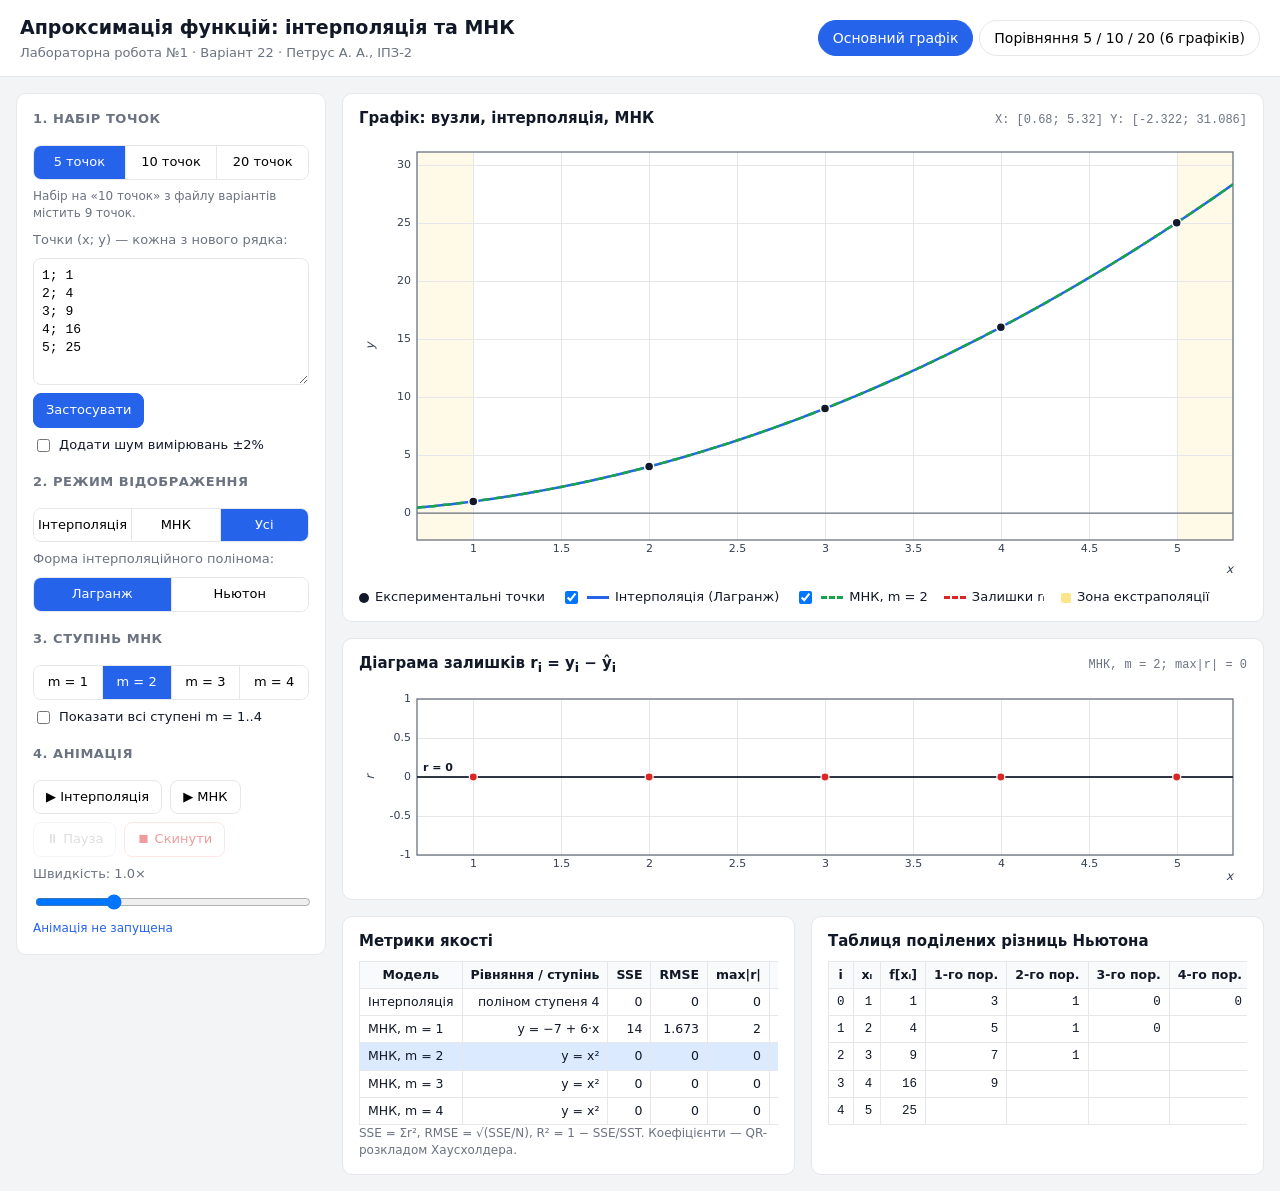
<file: index.html>
<!DOCTYPE html>
<html lang="uk">
<head>
  <meta charset="UTF-8">
  <meta name="viewport" content="width=device-width, initial-scale=1.0">
  <title>ЛР1 — Інтерполяція та МНК (варіант 22)</title>
  <link rel="stylesheet" href="style.css">
</head>
<body>
  <header class="topbar">
    <div>
      <h1>Апроксимація функцій: інтерполяція та МНК</h1>
      <p class="subtitle">Лабораторна робота №1 · Варіант 22 · Петрус А. А., ІПЗ-2</p>
    </div>
    <nav class="tabs" role="tablist">
      <button class="tab active" data-view="main" role="tab">Основний графік</button>
      <button class="tab" data-view="compare" role="tab">Порівняння 5 / 10 / 20 (6 графіків)</button>
    </nav>
  </header>

  <div class="layout">
    <!-- ===== Бічна панель керування ===== -->
    <aside class="sidebar">
      <section class="group">
        <h2>1. Набір точок</h2>
        <div class="seg" id="datasetSwitch">
          <button data-set="5" class="active">5 точок</button>
          <button data-set="9">10 точок</button>
          <button data-set="20">20 точок</button>
        </div>
        <p class="hint" id="datasetNote">Набір на «10 точок» з файлу варіантів містить 9 точок.</p>
        <label class="lbl" for="pointsInput">Точки (x; y) — кожна з нового рядка:</label>
        <textarea id="pointsInput" rows="6" spellcheck="false"></textarea>
        <div class="row">
          <button id="applyPoints" class="btn primary">Застосувати</button>
          <span id="inputError" class="error"></span>
        </div>
        <label class="check"><input type="checkbox" id="noiseToggle"> Додати шум вимірювань ±2%</label>
      </section>

      <section class="group">
        <h2>2. Режим відображення</h2>
        <div class="seg" id="modeSwitch">
          <button data-mode="interp">Інтерполяція</button>
          <button data-mode="lsm">МНК</button>
          <button data-mode="all" class="active">Усі</button>
        </div>
        <label class="lbl">Форма інтерполяційного полінома:</label>
        <div class="seg" id="methodSwitch">
          <button data-method="lagrange" class="active">Лагранж</button>
          <button data-method="newton">Ньютон</button>
        </div>
      </section>

      <section class="group">
        <h2>3. Ступінь МНК</h2>
        <div class="seg" id="degreeSwitch">
          <button data-m="1">m = 1</button>
          <button data-m="2" class="active">m = 2</button>
          <button data-m="3">m = 3</button>
          <button data-m="4">m = 4</button>
        </div>
        <label class="check"><input type="checkbox" id="allDegrees"> Показати всі ступені m = 1..4</label>
      </section>

      <section class="group">
        <h2>4. Анімація</h2>
        <div class="row wrap">
          <button id="animInterp" class="btn">▶ Інтерполяція</button>
          <button id="animLsm" class="btn">▶ МНК</button>
        </div>
        <div class="row wrap">
          <button id="animPause" class="btn" disabled>⏸ Пауза</button>
          <button id="animReset" class="btn danger" disabled>⏹ Скинути</button>
        </div>
        <label class="lbl" for="speed">Швидкість: <span id="speedVal">1.0×</span></label>
        <input type="range" id="speed" min="0.25" max="3" step="0.25" value="1">
        <p class="status" id="animStatus">Анімація не запущена</p>
      </section>
    </aside>

    <!-- ===== Основний графік ===== -->
    <main class="content" id="viewMain">
      <div class="card">
        <div class="card-head">
          <h3>Графік: вузли, інтерполяція, МНК</h3>
          <span class="badge" id="vpBadge"></span>
        </div>
        <div class="canvas-wrap main-wrap">
          <canvas id="mainCanvas"></canvas>
          <div id="tooltip" class="tooltip hidden"></div>
        </div>
        <div class="legend" id="legend"></div>
      </div>

      <div class="card">
        <div class="card-head">
          <h3>Діаграма залишків r<sub>i</sub> = y<sub>i</sub> − ŷ<sub>i</sub></h3>
          <span class="badge" id="residBadge"></span>
        </div>
        <div class="canvas-wrap resid-wrap">
          <canvas id="residCanvas"></canvas>
        </div>
      </div>

      <div class="grid2">
        <div class="card">
          <h3>Метрики якості</h3>
          <div class="table-scroll"><table id="metricsTable"></table></div>
          <p class="hint">SSE = Σr², RMSE = √(SSE/N), R² = 1 − SSE/SST. Коефіцієнти — QR-розкладом Хаусхолдера.</p>
        </div>
        <div class="card">
          <h3>Таблиця поділених різниць Ньютона</h3>
          <div class="table-scroll"><table id="newtonTable" class="mono"></table></div>
        </div>
      </div>
    </main>

    <!-- ===== Порівняння: 6 графіків ===== -->
    <main class="content hidden" id="viewCompare">
      <div class="card">
        <div class="card-head">
          <h3>Миттєве порівняння наборів 5 / 10 / 20 точок</h3>
          <span class="hint" id="compareNote"></span>
        </div>
        <div class="compare-grid">
          <div class="mini"><canvas data-kind="interp" data-set="5"></canvas></div>
          <div class="mini"><canvas data-kind="interp" data-set="9"></canvas></div>
          <div class="mini"><canvas data-kind="interp" data-set="20"></canvas></div>
          <div class="mini"><canvas data-kind="lsm" data-set="5"></canvas></div>
          <div class="mini"><canvas data-kind="lsm" data-set="9"></canvas></div>
          <div class="mini"><canvas data-kind="lsm" data-set="20"></canvas></div>
        </div>
      </div>
      <div class="card">
        <h3>Зведена таблиця метрик</h3>
        <div class="table-scroll"><table id="compareTable"></table></div>
      </div>
    </main>
  </div>

  <!-- Звичайні скрипти (не ES-модулі): сторінка відкривається подвійним кліком без сервера -->
  <script src="js/data.js"></script>
  <script src="js/lagrange.js"></script>
  <script src="js/lsq.js"></script>
  <script src="js/plot.js"></script>
  <script src="js/animation.js"></script>
  <script src="js/main.js"></script>
</body>
</html>
</file>
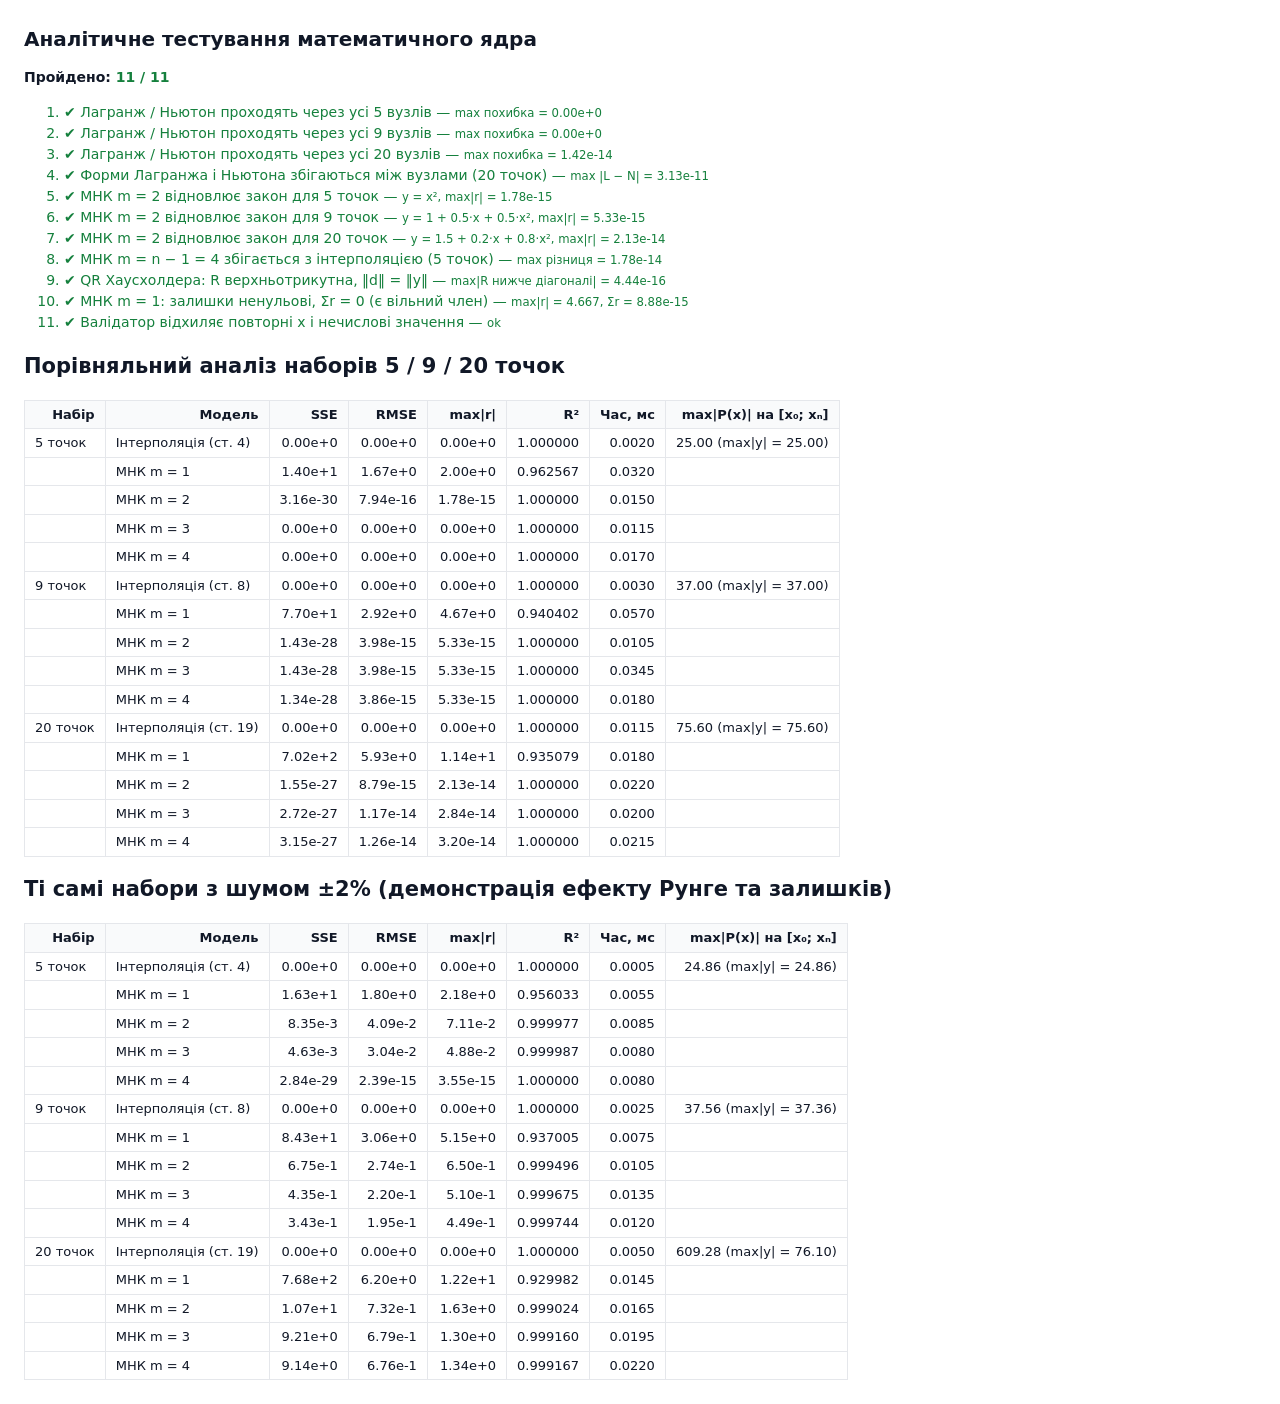
<file: tests.html>
<!DOCTYPE html>
<html lang="uk">
<head>
  <meta charset="UTF-8">
  <title>Тести — ЛР1 (варіант 22)</title>
  <style>
    body { font: 14px/1.5 system-ui, sans-serif; margin: 24px; color: #111827; }
    h1 { font-size: 20px; }
    .pass { color: #15803d; } .fail { color: #b91c1c; font-weight: 600; }
    table { border-collapse: collapse; margin-top: 12px; font-size: 13px; }
    th, td { border: 1px solid #e5e7eb; padding: 4px 10px; text-align: right; }
    th { background: #f9fafb; } td:first-child, td:nth-child(2) { text-align: left; }
    #summary { font-weight: 700; margin: 12px 0; }
  </style>
</head>
<body>
  <h1>Аналітичне тестування математичного ядра</h1>
  <div id="summary"></div>
  <ol id="results"></ol>
  <h2>Порівняльний аналіз наборів 5 / 9 / 20 точок</h2>
  <table id="cmp"></table>
  <h2>Ті самі набори з шумом ±2% (демонстрація ефекту Рунге та залишків)</h2>
  <table id="cmpNoise"></table>

  <script src="js/data.js"></script>
  <script src="js/lagrange.js"></script>
  <script src="js/lsq.js"></script>
  <script>
  'use strict';
  const results = [];
  function test(name, fn) {
    try { const msg = fn(); results.push({ name, ok: true, msg: msg || '' }); }
    catch (e) { results.push({ name, ok: false, msg: e.message }); }
  }
  function close(a, b, tol, what) {
    if (!(Math.abs(a - b) <= tol)) throw new Error(`${what}: ${a} ≠ ${b} (допуск ${tol})`);
  }
  const SETS = { 5: Data.getDataset(5), 9: Data.getDataset(9), 20: Data.getDataset(20) };
  const EXACT = { 5: [0, 0, 1], 9: [1, 0.5, 0.5], 20: [1.5, 0.2, 0.8] }; // b0, b1, b2

  // 1. Інтерполяція проходить через усі вузли (обидві форми + класична формула)
  Object.entries(SETS).forEach(([k, pts]) => {
    test(`Лагранж / Ньютон проходять через усі ${pts.length} вузлів`, () => {
      const xs = pts.map(p => p.x), ys = pts.map(p => p.y);
      const L = Interp.createLagrange(xs, ys), N = Interp.createNewton(xs, ys);
      let maxErr = 0;
      pts.forEach(p => {
        maxErr = Math.max(maxErr, Math.abs(L(p.x) - p.y), Math.abs(N(p.x) - p.y), Math.abs(Interp.lagrange(xs, ys, p.x) - p.y));
      });
      close(maxErr, 0, 1e-8, 'max похибка у вузлах');
      return `max похибка = ${maxErr.toExponential(2)}`;
    });
  });

  // 2. Лагранж і Ньютон — той самий поліном між вузлами
  test('Форми Лагранжа і Ньютона збігаються між вузлами (20 точок)', () => {
    const pts = SETS[20], xs = pts.map(p => p.x), ys = pts.map(p => p.y);
    const L = Interp.createLagrange(xs, ys), N = Interp.createNewton(xs, ys);
    let maxD = 0;
    for (let x = 0.1; x < 9.5; x += 0.37) maxD = Math.max(maxD, Math.abs(L(x) - N(x)));
    close(maxD, 0, 1e-6, 'max |L − N|');
    return `max |L − N| = ${maxD.toExponential(2)}`;
  });

  // 3. Набори точно квадратичні → МНК m = 2 відновлює коефіцієнти, залишки ≈ 0
  Object.entries(SETS).forEach(([k, pts]) => {
    test(`МНК m = 2 відновлює закон для ${pts.length} точок`, () => {
      const f = LSQ.fitLSM(pts, 2);
      EXACT[k].forEach((c, i) => close(f.coefX[i], c, 1e-8, `b${i}`));
      close(f.metrics.maxAbs, 0, 1e-9, 'max|r|');
      return LSQ.equationString(f.coefX) + `, max|r| = ${f.metrics.maxAbs.toExponential(2)}`;
    });
  });

  // 4. МНК при m = n − 1 збігається з інтерполяцією (5 точок, m = 4)
  test('МНК m = n − 1 = 4 збігається з інтерполяцією (5 точок)', () => {
    const pts = SETS[5], xs = pts.map(p => p.x), ys = pts.map(p => p.y);
    const noisy = Data.addNoise(pts, 0.02, 7);
    const f = LSQ.fitLSM(noisy, 4), L = Interp.createLagrange(noisy.map(p => p.x), noisy.map(p => p.y));
    let maxD = 0;
    for (let x = 1; x <= 5; x += 0.1) maxD = Math.max(maxD, Math.abs(f.predict(x) - L(x)));
    close(maxD, 0, 1e-8, 'max |МНК − Лагранж|');
    return `max різниця = ${maxD.toExponential(2)}`;
  });

  // 5. QR: Qᵀ ортогональне перетворення зберігає норму y; R верхньотрикутна
  test('QR Хаусхолдера: R верхньотрикутна, ‖d‖ = ‖y‖', () => {
    const pts = SETS[20];
    const toU = x => (x - 4.75) / 4.75;
    const A = LSQ.designMatrix(pts.map(p => toU(p.x)), 4);
    const y = pts.map(p => p.y);
    const { R, d } = LSQ.householderQR(A, y);
    let below = 0;
    for (let i = 0; i < R.length; i++) for (let j = 0; j < Math.min(i, 5); j++) below = Math.max(below, Math.abs(R[i][j]));
    close(below, 0, 1e-10, 'елементи під діагоналлю');
    const ny = Math.hypot(...y), nd = Math.hypot(...d);
    close(nd, ny, 1e-9 * ny, '‖d‖');
    return `max|R нижче діагоналі| = ${below.toExponential(2)}`;
  });

  // 6. m = 1 (пряма) для квадратичних даних має помітні залишки, а сума залишків = 0
  test('МНК m = 1: залишки ненульові, Σr = 0 (є вільний член)', () => {
    const f = LSQ.fitLSM(SETS[9], 1);
    if (f.metrics.maxAbs < 0.5) throw new Error('очікувались помітні залишки');
    const s = f.residuals.reduce((a, b) => a + b, 0);
    close(s, 0, 1e-9, 'Σr');
    return `max|r| = ${f.metrics.maxAbs.toFixed(3)}, Σr = ${s.toExponential(2)}`;
  });

  // 7. Валідація вводу
  test('Валідатор відхиляє повторні x і нечислові значення', () => {
    if (Data.parsePoints('1; 2\n1; 3').ok) throw new Error('повторний x пропущено');
    if (Data.parsePoints('1; a\n2; 3').ok) throw new Error('нечислове значення пропущено');
    const ok = Data.parsePoints('(2, 4)\n(1, 1)\n3 9');
    if (!ok.ok || ok.points[0].x !== 1) throw new Error('коректний ввід не прийнято / не відсортовано');
    return 'ok';
  });

  // Порівняльна таблиця
  function cmpTable(id, noise) {
    let html = '<tr><th>Набір</th><th>Модель</th><th>SSE</th><th>RMSE</th><th>max|r|</th><th>R²</th><th>Час, мс</th><th>max|P(x)| на [x₀; xₙ]</th></tr>';
    Object.entries(SETS).forEach(([k, pts0]) => {
      const pts = noise ? Data.addNoise(pts0, 0.02, 22) : pts0;
      const xs = pts.map(p => p.x), ys = pts.map(p => p.y);
      let t = performance.now();
      let L; for (let r = 0; r < 200; r++) L = Interp.createLagrange(xs, ys);
      const tL = (performance.now() - t) / 200;
      const span = xs[xs.length - 1] - xs[0];
      let peak = 0;
      for (let i = 0; i <= 400; i++) { const x = xs[0] + span * i / 400; peak = Math.max(peak, Math.abs(L(x))); }
      const im = LSQ.computeMetrics(ys, xs.map(L));
      html += `<tr><td>${pts.length} точок</td><td>Інтерполяція (ст. ${pts.length - 1})</td><td>${im.sse.toExponential(2)}</td><td>${im.rmse.toExponential(2)}</td><td>${im.maxAbs.toExponential(2)}</td><td>${im.r2.toFixed(6)}</td><td>${tL.toFixed(4)}</td><td>${peak.toFixed(2)} (max|y| = ${Math.max(...ys.map(Math.abs)).toFixed(2)})</td></tr>`;
      for (let m = 1; m <= 4; m++) {
        t = performance.now();
        let f; for (let r = 0; r < 200; r++) f = LSQ.fitLSM(pts, m);
        const tm = (performance.now() - t) / 200;
        const mt = f.metrics;
        html += `<tr><td></td><td>МНК m = ${m}</td><td>${mt.sse.toExponential(2)}</td><td>${mt.rmse.toExponential(2)}</td><td>${mt.maxAbs.toExponential(2)}</td><td>${mt.r2.toFixed(6)}</td><td>${tm.toFixed(4)}</td><td></td></tr>`;
      }
    });
    document.getElementById(id).innerHTML = html;
  }
  cmpTable('cmp', false);
  cmpTable('cmpNoise', true);

  const passed = results.filter(r => r.ok).length;
  document.getElementById('summary').innerHTML = `Пройдено: <span class="${passed === results.length ? 'pass' : 'fail'}">${passed} / ${results.length}</span>`;
  document.getElementById('results').innerHTML = results.map(r => `<li class="${r.ok ? 'pass' : 'fail'}">${r.ok ? '✔' : '✘'} ${r.name} — <small>${r.msg}</small></li>`).join('');
  window.TEST_RESULTS = results;
  </script>
</body>
</html>
</file>
<file: style.css>
:root {
  --bg: #f3f4f6;
  --card: #ffffff;
  --text: #111827;
  --muted: #6b7280;
  --border: #e5e7eb;
  --primary: #2563eb;
  --primary-soft: #dbeafe;
  --danger: #dc2626;
  --radius: 10px;
}
* { box-sizing: border-box; }
body { margin: 0; background: var(--bg); color: var(--text); font: 14px/1.45 system-ui, -apple-system, "Segoe UI", Roboto, sans-serif; }
h1 { font-size: 19px; margin: 0; }
h2 { font-size: 13px; text-transform: uppercase; letter-spacing: .04em; color: var(--muted); margin: 0 0 8px; }
h3 { font-size: 15px; margin: 0 0 8px; }
.subtitle { margin: 2px 0 0; color: var(--muted); font-size: 13px; }
.hidden { display: none !important; }

.topbar { display: flex; flex-wrap: wrap; gap: 12px; justify-content: space-between; align-items: center; padding: 14px 20px; background: var(--card); border-bottom: 1px solid var(--border); }
.tabs { display: flex; gap: 6px; flex-wrap: wrap; }
.tab { border: 1px solid var(--border); background: #fff; padding: 7px 14px; border-radius: 999px; cursor: pointer; font: inherit; }
.tab.active { background: var(--primary); color: #fff; border-color: var(--primary); }

.layout { display: grid; grid-template-columns: 310px 1fr; gap: 16px; padding: 16px; align-items: start; }
.sidebar { background: var(--card); border: 1px solid var(--border); border-radius: var(--radius); padding: 16px; display: flex; flex-direction: column; gap: 18px; position: sticky; top: 16px; }
.group { display: flex; flex-direction: column; gap: 8px; }
.lbl { font-size: 13px; color: var(--muted); }
.hint { font-size: 12px; color: var(--muted); margin: 0; }
.row { display: flex; gap: 8px; align-items: center; }
.wrap { flex-wrap: wrap; }
.check { display: flex; gap: 6px; align-items: center; font-size: 13px; cursor: pointer; }
textarea { width: 100%; font: 13px/1.4 ui-monospace, Consolas, monospace; padding: 8px; border: 1px solid var(--border); border-radius: 8px; resize: vertical; }
textarea:focus { outline: 2px solid var(--primary-soft); border-color: var(--primary); }
.error { color: var(--danger); font-size: 12px; }
.status { font-size: 12px; color: var(--primary); margin: 0; min-height: 16px; }
input[type=range] { width: 100%; }

.seg { display: flex; border: 1px solid var(--border); border-radius: 8px; overflow: hidden; }
.seg button { flex: 1; border: 0; border-right: 1px solid var(--border); background: #fff; padding: 7px 4px; cursor: pointer; font: inherit; font-size: 13px; }
.seg button:last-child { border-right: 0; }
.seg button.active { background: var(--primary); color: #fff; }
.btn { border: 1px solid var(--border); background: #fff; border-radius: 8px; padding: 7px 12px; cursor: pointer; font: inherit; font-size: 13px; }
.btn:hover:not(:disabled) { background: #f9fafb; }
.btn:disabled { opacity: .45; cursor: default; }
.btn.primary { background: var(--primary); color: #fff; border-color: var(--primary); }
.btn.danger { color: var(--danger); border-color: #fecaca; }

.content { display: flex; flex-direction: column; gap: 16px; min-width: 0; }
.card { background: var(--card); border: 1px solid var(--border); border-radius: var(--radius); padding: 14px 16px; min-width: 0; }
.card-head { display: flex; justify-content: space-between; align-items: baseline; gap: 8px; flex-wrap: wrap; }
.badge { font-size: 12px; color: var(--muted); font-family: ui-monospace, Consolas, monospace; }
.canvas-wrap { position: relative; width: 100%; }
.main-wrap { height: 440px; }
.resid-wrap { height: 200px; }
canvas { display: block; width: 100%; height: 100%; }

.tooltip { position: absolute; pointer-events: none; background: rgba(17, 24, 39, .92); color: #fff; font-size: 12px; line-height: 1.5; padding: 7px 10px; border-radius: 6px; white-space: nowrap; z-index: 5; }
.tooltip b { color: #93c5fd; }

.legend { display: flex; flex-wrap: wrap; gap: 6px 16px; margin-top: 10px; font-size: 13px; }
.legend label { display: flex; align-items: center; gap: 6px; cursor: pointer; }
.swatch { display: inline-block; width: 22px; height: 0; border-top: 3px solid; }
.swatch.dot { width: 10px; height: 10px; border: 0; border-radius: 50%; }
.swatch.dash { border-top-style: dashed; }

.grid2 { display: grid; grid-template-columns: 1fr 1fr; gap: 16px; }
.table-scroll { overflow: auto; max-height: 300px; }
table { border-collapse: collapse; font-size: 12.5px; width: 100%; }
th, td { border: 1px solid var(--border); padding: 4px 8px; text-align: right; white-space: nowrap; }
th { background: #f9fafb; font-weight: 600; text-align: center; }
td:first-child { text-align: left; }
tr.sel td { background: var(--primary-soft); }
.mono td { font-family: ui-monospace, Consolas, monospace; }

.compare-grid { display: grid; grid-template-columns: repeat(3, 1fr); gap: 10px; margin-top: 8px; }
.mini { height: 260px; border: 1px solid var(--border); border-radius: 8px; overflow: hidden; }

@media (max-width: 980px) {
  .layout { grid-template-columns: 1fr; }
  .sidebar { position: static; }
  .grid2 { grid-template-columns: 1fr; }
  .compare-grid { grid-template-columns: 1fr; }
  .main-wrap { height: 340px; }
}
</file>
